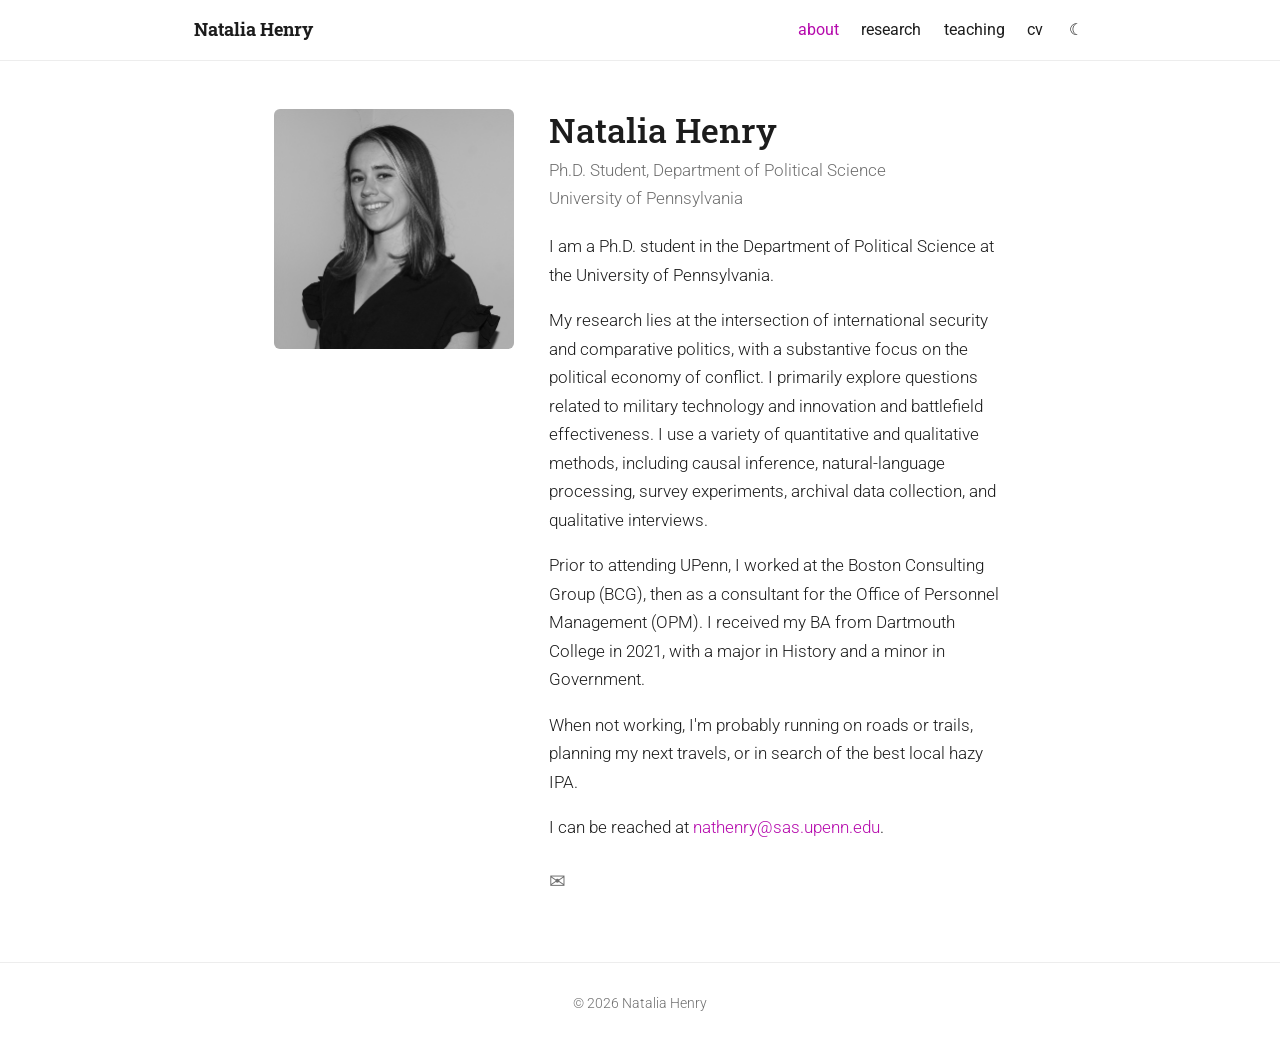
<file: index.html>
<!DOCTYPE html>
<html lang="en">
<head>
  <meta charset="utf-8">
  <meta name="viewport" content="width=device-width, initial-scale=1">
  <title>Natalia Henry</title>
  <meta name="author" content="Natalia Henry">
  <meta name="description" content="Natalia Henry — academic website. Research on security, conflict, and international relations.">
  <link rel="preconnect" href="https://fonts.googleapis.com">
  <link rel="preconnect" href="https://fonts.gstatic.com" crossorigin>
  <link href="https://fonts.googleapis.com/css2?family=Roboto:wght@300;400;500;700&family=Roboto+Slab:wght@400;500;700&display=swap" rel="stylesheet">
  <link rel="stylesheet" href="assets/css/style.css">
  <link rel="icon" href="data:image/svg+xml,<svg xmlns='http://www.w3.org/2000/svg' viewBox='0 0 100 100'><text y='.9em' font-size='90'>NH</text></svg>">
  <script src="assets/js/theme.js"></script>
</head>
<body>
  <nav class="navbar">
    <div class="navbar-inner">
      <a class="brand" href="index.html">Natalia Henry</a>
      <div class="nav-links">
        <a href="index.html" class="active">about</a>
        <a href="research.html">research</a>
        <a href="teaching.html">teaching</a>
        <a href="cv.html">cv</a>
        <button id="theme-toggle" type="button">☾</button>
      </div>
    </div>
  </nav>

  <main class="container">
    <div class="profile">
      <div class="profile-photo">
        <img src="assets/img/natalia.jpeg" alt="Natalia Henry">
      </div>

      <div class="profile-body">
        <h1 class="profile-name">Natalia Henry</h1>
        <p class="profile-tagline">Ph.D. Student, Department of Political Science<br>University of Pennsylvania</p>

        <p>
          I am a Ph.D. student in the Department of Political Science at the
          University of Pennsylvania.
        </p>
        <p>
          My research lies at the intersection of international security and
          comparative politics, with a substantive focus on the political economy
          of conflict. I primarily explore questions related to military technology
          and innovation and battlefield effectiveness. I use a variety of
          quantitative and qualitative methods, including causal inference,
          natural-language processing, survey experiments, archival data
          collection, and qualitative interviews.
        </p>
        <p>
          Prior to attending UPenn, I worked at the Boston Consulting Group (BCG),
          then as a consultant for the Office of Personnel Management (OPM). I
          received my BA from Dartmouth College in 2021, with a major in History
          and a minor in Government.
        </p>
        <p>
          When not working, I'm probably running on roads or trails, planning my
          next travels, or in search of the best local hazy IPA.
        </p>
        <p>
          I can be reached at
          <a href="mailto:nathenry@sas.upenn.edu">nathenry@sas.upenn.edu</a>.
        </p>

        <div class="social">
          <a href="mailto:nathenry@sas.upenn.edu" title="Email">✉</a>
          <!-- Add links as you like, e.g. Google Scholar, X/Twitter, ORCID, LinkedIn -->
        </div>
      </div>
    </div>
  </main>

  <footer>© <span id="year">2026</span> Natalia Henry</footer>
  <script>document.getElementById("year").textContent = new Date().getFullYear();</script>
</body>
</html>
</file>
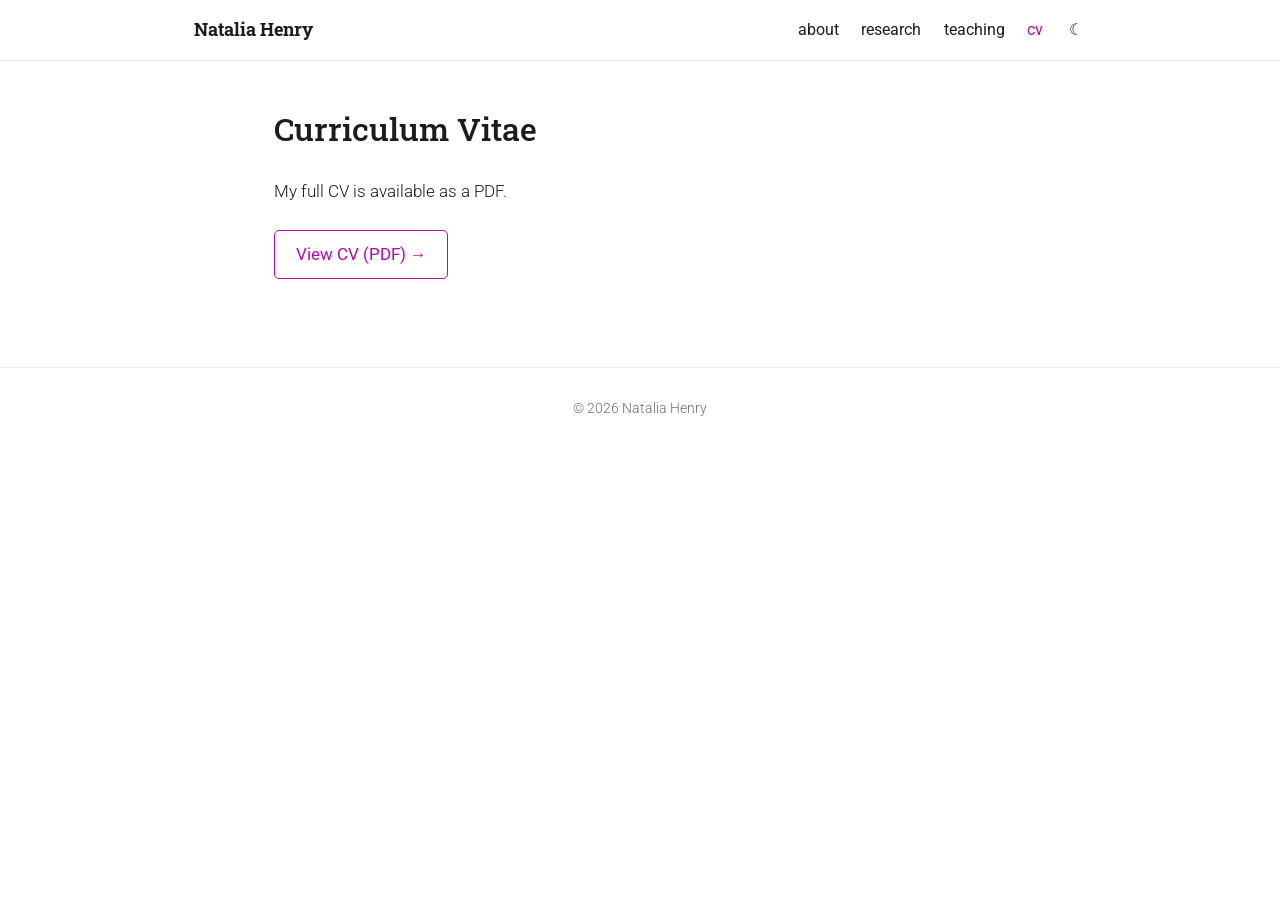
<file: cv.html>
<!DOCTYPE html>
<html lang="en">
<head>
  <meta charset="utf-8">
  <meta name="viewport" content="width=device-width, initial-scale=1">
  <title>CV · Natalia Henry</title>
  <meta name="author" content="Natalia Henry">
  <link rel="preconnect" href="https://fonts.googleapis.com">
  <link rel="preconnect" href="https://fonts.gstatic.com" crossorigin>
  <link href="https://fonts.googleapis.com/css2?family=Roboto:wght@300;400;500;700&family=Roboto+Slab:wght@400;500;700&display=swap" rel="stylesheet">
  <link rel="stylesheet" href="assets/css/style.css">
  <link rel="icon" href="data:image/svg+xml,<svg xmlns='http://www.w3.org/2000/svg' viewBox='0 0 100 100'><text y='.9em' font-size='90'>NH</text></svg>">
  <script src="assets/js/theme.js"></script>
</head>
<body>
  <nav class="navbar">
    <div class="navbar-inner">
      <a class="brand" href="index.html">Natalia Henry</a>
      <div class="nav-links">
        <a href="index.html">about</a>
        <a href="research.html">research</a>
        <a href="teaching.html">teaching</a>
        <a href="cv.html" class="active">cv</a>
        <button id="theme-toggle" type="button">☾</button>
      </div>
    </div>
  </nav>

  <main class="container">
    <h1 class="page-title">Curriculum Vitae</h1>

    <p>My full CV is available as a PDF.</p>

    <div class="cv-actions">
      <a class="btn" href="https://www.dropbox.com/scl/fi/uy68fbj0nk1adt8l1o56r/Natalia_Henry_CV_August_2026.pdf?rlkey=bz7r8uz2ohqrzn7crnb61edb8&amp;raw=1" target="_blank" rel="noopener">View CV (PDF) →</a>
    </div>
  </main>

  <footer>© <span id="year">2026</span> Natalia Henry</footer>
  <script>document.getElementById("year").textContent = new Date().getFullYear();</script>
</body>
</html>
</file>
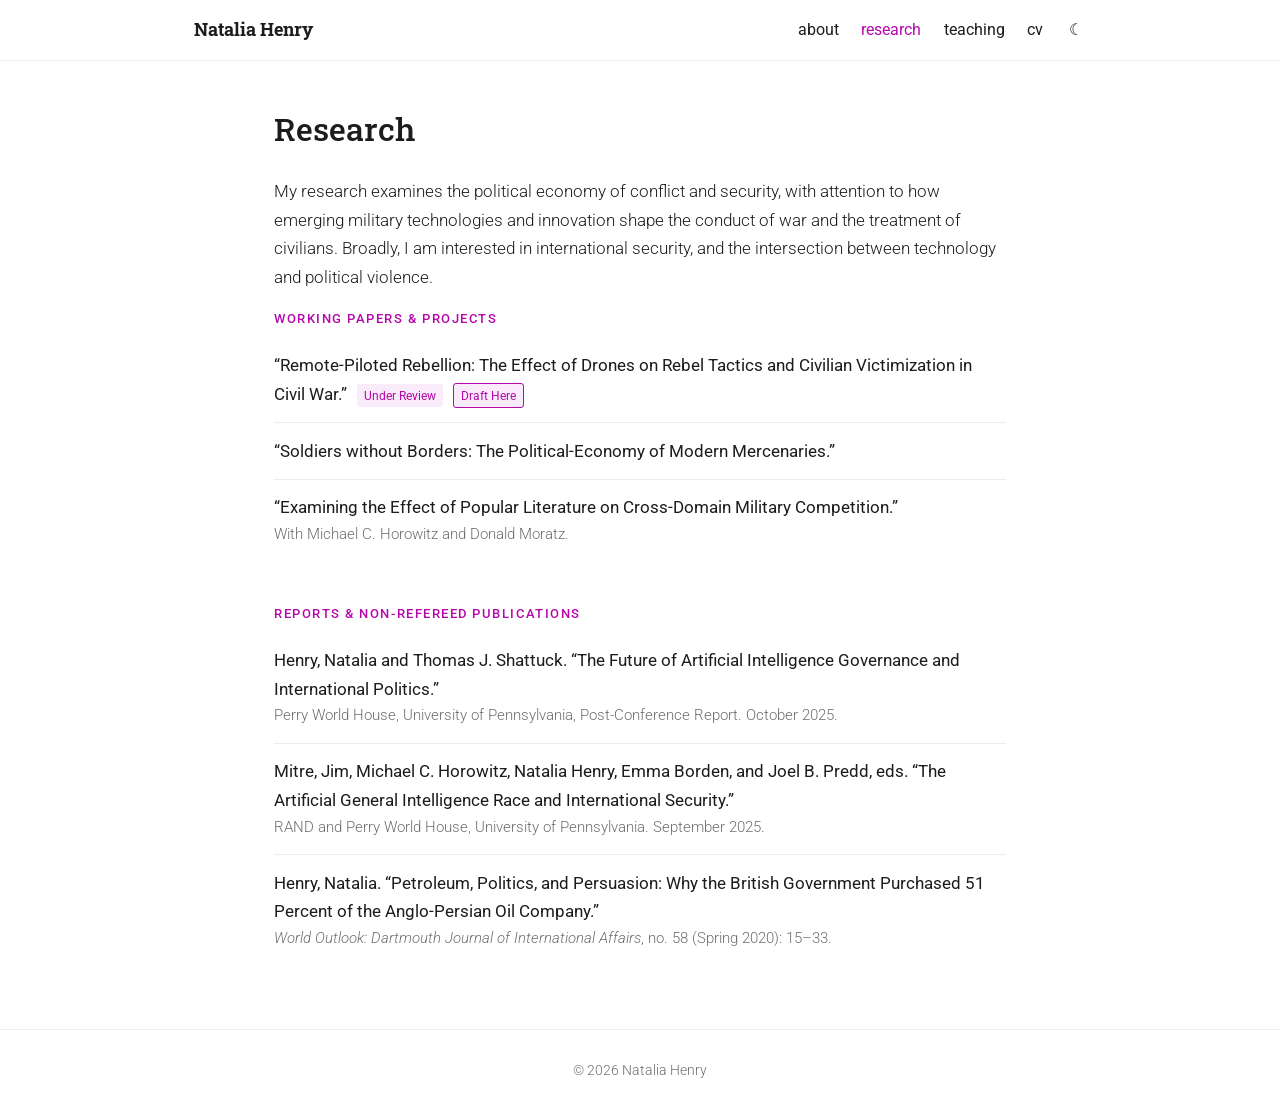
<file: research.html>
<!DOCTYPE html>
<html lang="en">
<head>
  <meta charset="utf-8">
  <meta name="viewport" content="width=device-width, initial-scale=1">
  <title>Research · Natalia Henry</title>
  <meta name="author" content="Natalia Henry">
  <link rel="preconnect" href="https://fonts.googleapis.com">
  <link rel="preconnect" href="https://fonts.gstatic.com" crossorigin>
  <link href="https://fonts.googleapis.com/css2?family=Roboto:wght@300;400;500;700&family=Roboto+Slab:wght@400;500;700&display=swap" rel="stylesheet">
  <link rel="stylesheet" href="assets/css/style.css">
  <link rel="icon" href="data:image/svg+xml,<svg xmlns='http://www.w3.org/2000/svg' viewBox='0 0 100 100'><text y='.9em' font-size='90'>NH</text></svg>">
  <script src="assets/js/theme.js"></script>
</head>
<body>
  <nav class="navbar">
    <div class="navbar-inner">
      <a class="brand" href="index.html">Natalia Henry</a>
      <div class="nav-links">
        <a href="index.html">about</a>
        <a href="research.html" class="active">research</a>
        <a href="teaching.html">teaching</a>
        <a href="cv.html">cv</a>
        <button id="theme-toggle" type="button">☾</button>
      </div>
    </div>
  </nav>

  <main class="container">
    <h1 class="page-title">Research</h1>

    <p>
      My research examines the political economy of conflict and security, with
      attention to how emerging military technologies and innovation shape the
      conduct of war and the treatment of civilians. Broadly, I am interested in
      international security, and the intersection between technology and
      political violence.
    </p>

    <div class="section-label">Working Papers &amp; Projects</div>
    <ul class="entry-list">
      <li>
        <div class="entry-title">
          &ldquo;Remote-Piloted Rebellion: The Effect of Drones on Rebel Tactics and Civilian Victimization in Civil War.&rdquo;
          <span class="entry-status">Under Review</span>
          <a class="entry-status entry-link" href="https://ssrn.com/abstract=7222258" target="_blank" rel="noopener">Draft Here</a>
        </div>
      </li>
      <li>
        <div class="entry-title">
          &ldquo;Soldiers without Borders: The Political-Economy of Modern Mercenaries.&rdquo;
        </div>
      </li>
      <li>
        <div class="entry-title">
          &ldquo;Examining the Effect of Popular Literature on Cross-Domain Military Competition.&rdquo;
        </div>
        <div class="entry-meta">With Michael C. Horowitz and Donald Moratz.</div>
      </li>
    </ul>

    <div class="section-label">Reports &amp; Non-Refereed Publications</div>
    <ul class="entry-list">
      <li>
        <div class="entry-title">
          Henry, Natalia and Thomas J. Shattuck. &ldquo;The Future of Artificial Intelligence Governance and International Politics.&rdquo;
        </div>
        <div class="entry-meta">Perry World House, University of Pennsylvania, Post-Conference Report. October 2025.</div>
      </li>
      <li>
        <div class="entry-title">
          Mitre, Jim, Michael C. Horowitz, Natalia Henry, Emma Borden, and Joel B. Predd, eds. &ldquo;The Artificial General Intelligence Race and International Security.&rdquo;
        </div>
        <div class="entry-meta">RAND and Perry World House, University of Pennsylvania. September 2025.</div>
      </li>
      <li>
        <div class="entry-title">
          Henry, Natalia. &ldquo;Petroleum, Politics, and Persuasion: Why the British Government Purchased 51 Percent of the Anglo-Persian Oil Company.&rdquo;
        </div>
        <div class="entry-meta"><em>World Outlook: Dartmouth Journal of International Affairs</em>, no. 58 (Spring 2020): 15–33.</div>
      </li>
    </ul>
  </main>

  <footer>© <span id="year">2026</span> Natalia Henry</footer>
  <script>document.getElementById("year").textContent = new Date().getFullYear();</script>
</body>
</html>
</file>
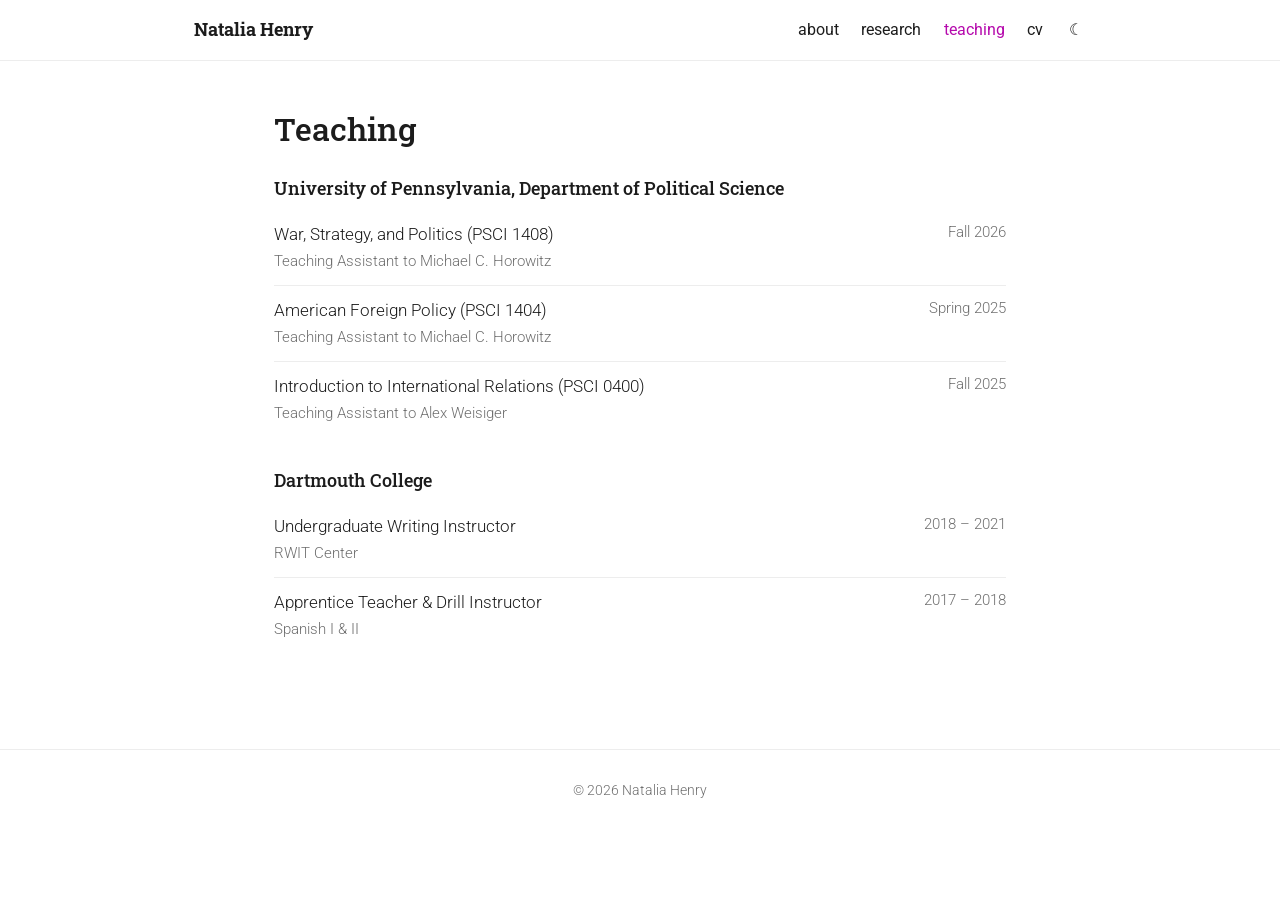
<file: teaching.html>
<!DOCTYPE html>
<html lang="en">
<head>
  <meta charset="utf-8">
  <meta name="viewport" content="width=device-width, initial-scale=1">
  <title>Teaching · Natalia Henry</title>
  <meta name="author" content="Natalia Henry">
  <link rel="preconnect" href="https://fonts.googleapis.com">
  <link rel="preconnect" href="https://fonts.gstatic.com" crossorigin>
  <link href="https://fonts.googleapis.com/css2?family=Roboto:wght@300;400;500;700&family=Roboto+Slab:wght@400;500;700&display=swap" rel="stylesheet">
  <link rel="stylesheet" href="assets/css/style.css">
  <link rel="icon" href="data:image/svg+xml,<svg xmlns='http://www.w3.org/2000/svg' viewBox='0 0 100 100'><text y='.9em' font-size='90'>NH</text></svg>">
  <script src="assets/js/theme.js"></script>
</head>
<body>
  <nav class="navbar">
    <div class="navbar-inner">
      <a class="brand" href="index.html">Natalia Henry</a>
      <div class="nav-links">
        <a href="index.html">about</a>
        <a href="research.html">research</a>
        <a href="teaching.html" class="active">teaching</a>
        <a href="cv.html">cv</a>
        <button id="theme-toggle" type="button">☾</button>
      </div>
    </div>
  </nav>

  <main class="container">
    <h1 class="page-title">Teaching</h1>

    <div class="teach-block">
      <h2 class="teach-inst">University of Pennsylvania, Department of Political Science</h2>

      <div class="teach-row">
        <div class="teach-course">
          War, Strategy, and Politics (PSCI 1408)
          <div class="role">Teaching Assistant to Michael C. Horowitz</div>
        </div>
        <div class="teach-term">Fall 2026</div>
      </div>

      <div class="teach-row">
        <div class="teach-course">
          American Foreign Policy (PSCI 1404)
          <div class="role">Teaching Assistant to Michael C. Horowitz</div>
        </div>
        <div class="teach-term">Spring 2025</div>
      </div>

      <div class="teach-row">
        <div class="teach-course">
          Introduction to International Relations (PSCI 0400)
          <div class="role">Teaching Assistant to Alex Weisiger</div>
        </div>
        <div class="teach-term">Fall 2025</div>
      </div>
    </div>

    <div class="teach-block">
      <h2 class="teach-inst">Dartmouth College</h2>

      <div class="teach-row">
        <div class="teach-course">
          Undergraduate Writing Instructor
          <div class="role">RWIT Center</div>
        </div>
        <div class="teach-term">2018 – 2021</div>
      </div>

      <div class="teach-row">
        <div class="teach-course">
          Apprentice Teacher &amp; Drill Instructor
          <div class="role">Spanish I &amp; II</div>
        </div>
        <div class="teach-term">2017 – 2018</div>
      </div>
    </div>
  </main>

  <footer>© <span id="year">2026</span> Natalia Henry</footer>
  <script>document.getElementById("year").textContent = new Date().getFullYear();</script>
</body>
</html>
</file>
<file: assets/css/style.css>
/* ===== Theme tokens ===== */
:root {
  --bg: #ffffff;
  --text: #1c1c1c;
  --muted: #6f6f6f;
  --accent: #b509ac;      /* al-folio-style magenta accent */
  --accent-soft: rgba(181, 9, 172, 0.08);
  --border: #ededed;
  --nav-bg: rgba(255, 255, 255, 0.9);
  --card-bg: #fafafa;
}

html[data-theme="dark"] {
  --bg: #1c1c21;
  --text: #e8e8e8;
  --muted: #9a9a9a;
  --accent: #e572e7;
  --accent-soft: rgba(229, 114, 231, 0.12);
  --border: #33333a;
  --nav-bg: rgba(28, 28, 33, 0.9);
  --card-bg: #26262c;
}

/* ===== Base ===== */
* { box-sizing: border-box; }

body {
  margin: 0;
  font-family: "Roboto", -apple-system, BlinkMacSystemFont, "Segoe UI", sans-serif;
  font-weight: 300;
  font-size: 1.05rem;
  line-height: 1.7;
  color: var(--text);
  background: var(--bg);
  -webkit-font-smoothing: antialiased;
  transition: background 0.25s ease, color 0.25s ease;
}

h1, h2, h3, h4 {
  font-family: "Roboto Slab", Georgia, serif;
  font-weight: 500;
  line-height: 1.25;
  color: var(--text);
}

a {
  color: var(--accent);
  text-decoration: none;
  transition: color 0.15s ease;
}
a:hover { text-decoration: underline; }

/* ===== Nav ===== */
.navbar {
  position: sticky;
  top: 0;
  z-index: 100;
  background: var(--nav-bg);
  backdrop-filter: saturate(180%) blur(10px);
  border-bottom: 1px solid var(--border);
}
.navbar-inner {
  max-width: 940px;
  margin: 0 auto;
  padding: 0.9rem 1.5rem;
  display: flex;
  align-items: center;
  justify-content: space-between;
}
.brand {
  font-family: "Roboto Slab", Georgia, serif;
  font-weight: 700;
  font-size: 1.15rem;
  color: var(--text);
}
.brand:hover { text-decoration: none; color: var(--accent); }

.nav-links {
  display: flex;
  align-items: center;
  gap: 1.4rem;
}
.nav-links a {
  color: var(--text);
  font-weight: 400;
  font-size: 1rem;
}
.nav-links a:hover { color: var(--accent); text-decoration: none; }
.nav-links a.active { color: var(--accent); }

#theme-toggle {
  background: none;
  border: none;
  cursor: pointer;
  color: var(--text);
  font-size: 1rem;
  padding: 0.2rem;
  line-height: 1;
}
#theme-toggle:hover { color: var(--accent); }

/* ===== Layout ===== */
.container {
  max-width: 780px;
  margin: 0 auto;
  padding: 3rem 1.5rem 4rem;
}

.page-title {
  font-size: 2rem;
  margin: 0 0 1.75rem;
}

/* ===== About / profile ===== */
.profile {
  display: flex;
  flex-wrap: wrap;
  gap: 2.2rem;
  align-items: flex-start;
}
.profile-photo {
  flex: 0 0 240px;
  max-width: 240px;
}
.profile-photo img {
  width: 100%;
  border-radius: 6px;
  display: block;
}
.photo-placeholder {
  width: 100%;
  aspect-ratio: 3 / 4;
  border-radius: 6px;
  background: var(--card-bg);
  border: 1px dashed var(--border);
  display: flex;
  align-items: center;
  justify-content: center;
  color: var(--muted);
  font-size: 0.85rem;
  text-align: center;
  padding: 1rem;
}
.profile-body { flex: 1; min-width: 260px; }
.profile-name {
  font-size: 2.1rem;
  margin: 0 0 0.3rem;
}
.profile-tagline {
  color: var(--muted);
  font-size: 1.05rem;
  margin: 0 0 1.2rem;
}

.social {
  display: flex;
  gap: 1.1rem;
  margin-top: 1.4rem;
  font-size: 1.25rem;
}
.social a { color: var(--muted); }
.social a:hover { color: var(--accent); text-decoration: none; }

/* ===== Section headings ===== */
.section-label {
  font-size: 0.8rem;
  letter-spacing: 0.12em;
  text-transform: uppercase;
  color: var(--accent);
  font-family: "Roboto", sans-serif;
  font-weight: 500;
  margin: 2.6rem 0 0.4rem;
}
.section-label:first-of-type { margin-top: 0.5rem; }

/* ===== Publication / entry lists ===== */
.entry-list {
  list-style: none;
  margin: 0.5rem 0 0;
  padding: 0;
}
.entry-list li {
  padding: 0.85rem 0;
  border-bottom: 1px solid var(--border);
}
.entry-list li:last-child { border-bottom: none; }
.entry-title { font-weight: 400; }
.entry-meta { color: var(--muted); font-size: 0.95rem; }
.entry-status {
  display: inline-block;
  font-size: 0.78rem;
  color: var(--accent);
  background: var(--accent-soft);
  border-radius: 3px;
  padding: 0.05rem 0.45rem;
  margin-left: 0.35rem;
  vertical-align: middle;
}
a.entry-link {
  border: 1px solid var(--accent);
  transition: all 0.15s ease;
}
a.entry-link:hover {
  background: var(--accent);
  color: #fff;
  text-decoration: none;
}

/* ===== Teaching table ===== */
.teach-block { margin-bottom: 2rem; }
.teach-inst {
  font-family: "Roboto Slab", Georgia, serif;
  font-weight: 500;
  font-size: 1.15rem;
  margin: 0 0 0.6rem;
}
.teach-row {
  display: flex;
  justify-content: space-between;
  gap: 1rem;
  padding: 0.65rem 0;
  border-bottom: 1px solid var(--border);
}
.teach-row:last-child { border-bottom: none; }
.teach-course { flex: 1; }
.teach-course .role { color: var(--muted); font-size: 0.95rem; }
.teach-term {
  color: var(--muted);
  font-size: 0.95rem;
  white-space: nowrap;
  text-align: right;
}

/* ===== CV button ===== */
.cv-actions { margin: 1.5rem 0; }
.btn {
  display: inline-block;
  border: 1px solid var(--accent);
  color: var(--accent);
  border-radius: 5px;
  padding: 0.6rem 1.3rem;
  font-weight: 400;
  transition: all 0.15s ease;
}
.btn:hover {
  background: var(--accent);
  color: #fff;
  text-decoration: none;
}

/* ===== Footer ===== */
footer {
  border-top: 1px solid var(--border);
  color: var(--muted);
  font-size: 0.85rem;
  text-align: center;
  padding: 1.8rem 1.5rem;
}

/* ===== Responsive ===== */
@media (max-width: 560px) {
  .nav-links { gap: 0.9rem; }
  .nav-links a { font-size: 0.92rem; }
  .brand { font-size: 1rem; }
  .profile-photo { flex-basis: 100%; max-width: 220px; margin: 0 auto; }
  .teach-row { flex-direction: column; gap: 0.15rem; }
  .teach-term { text-align: left; }
}
</file>
